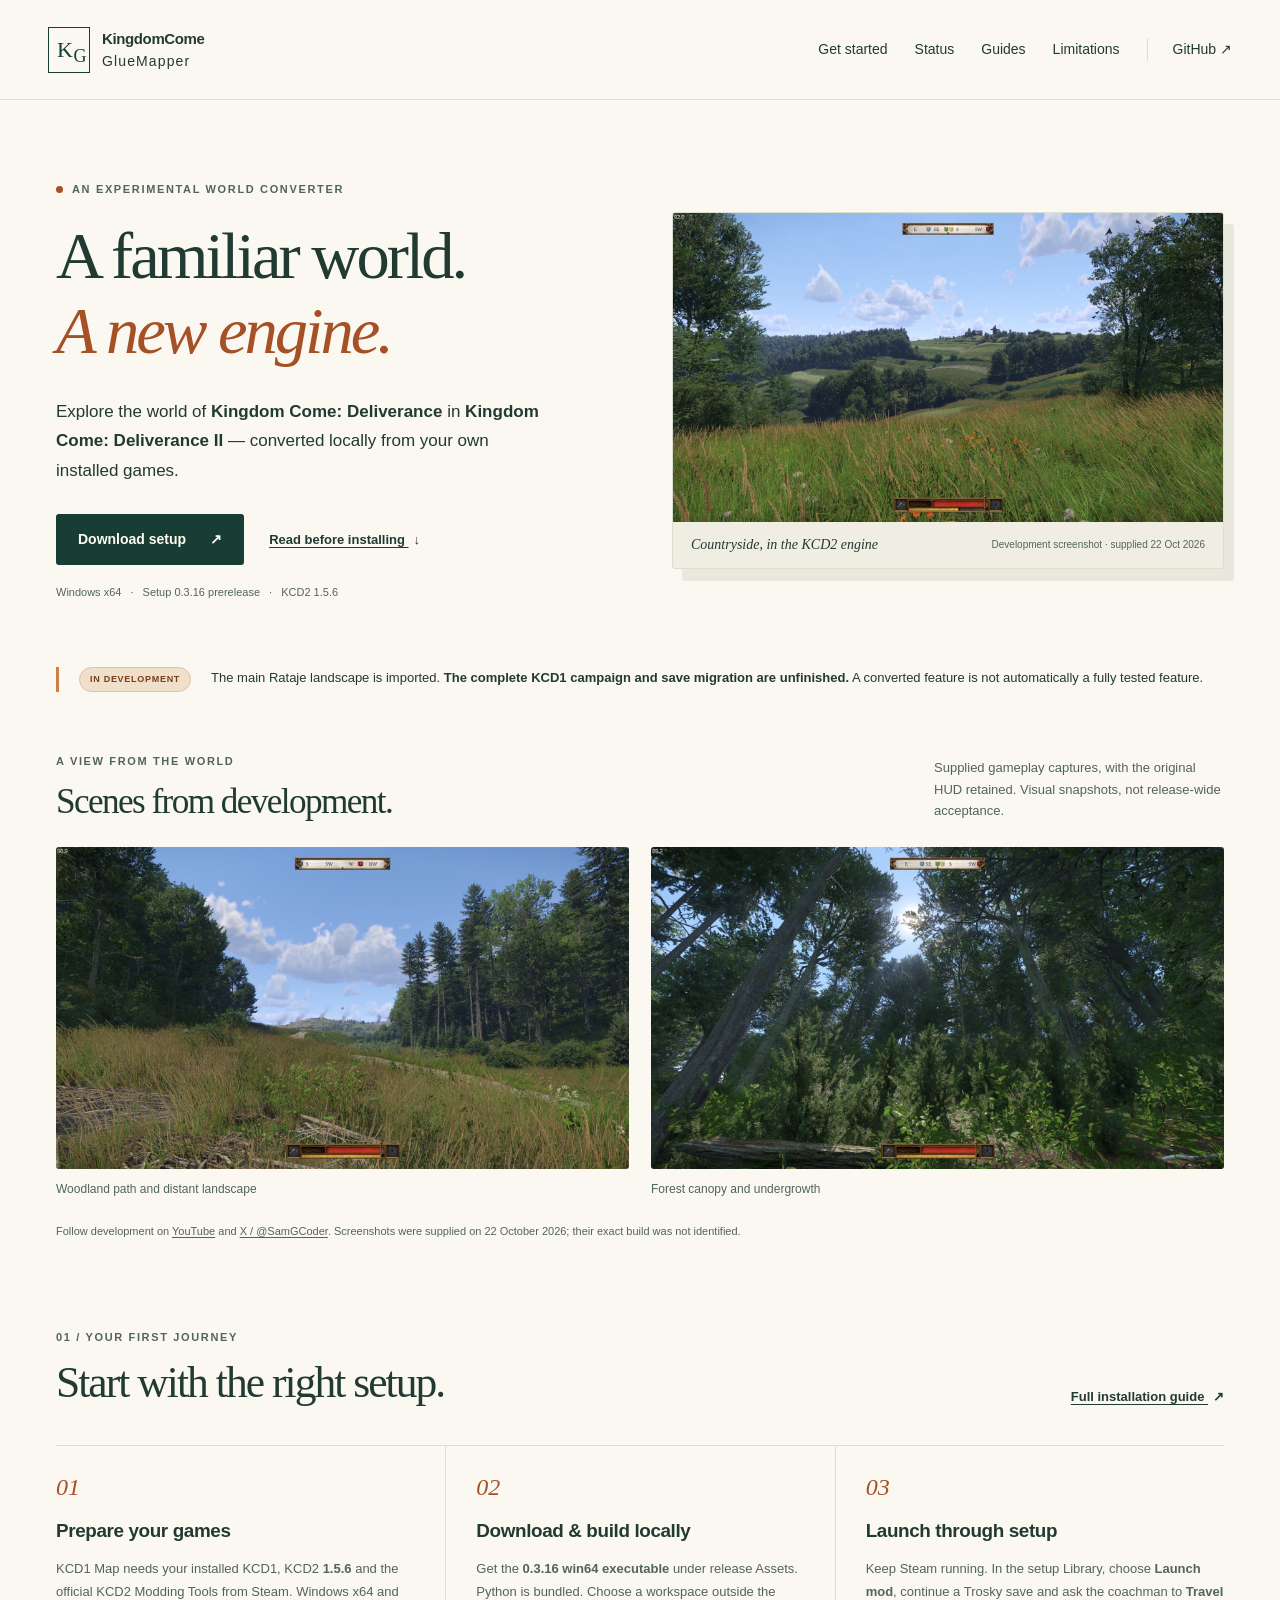
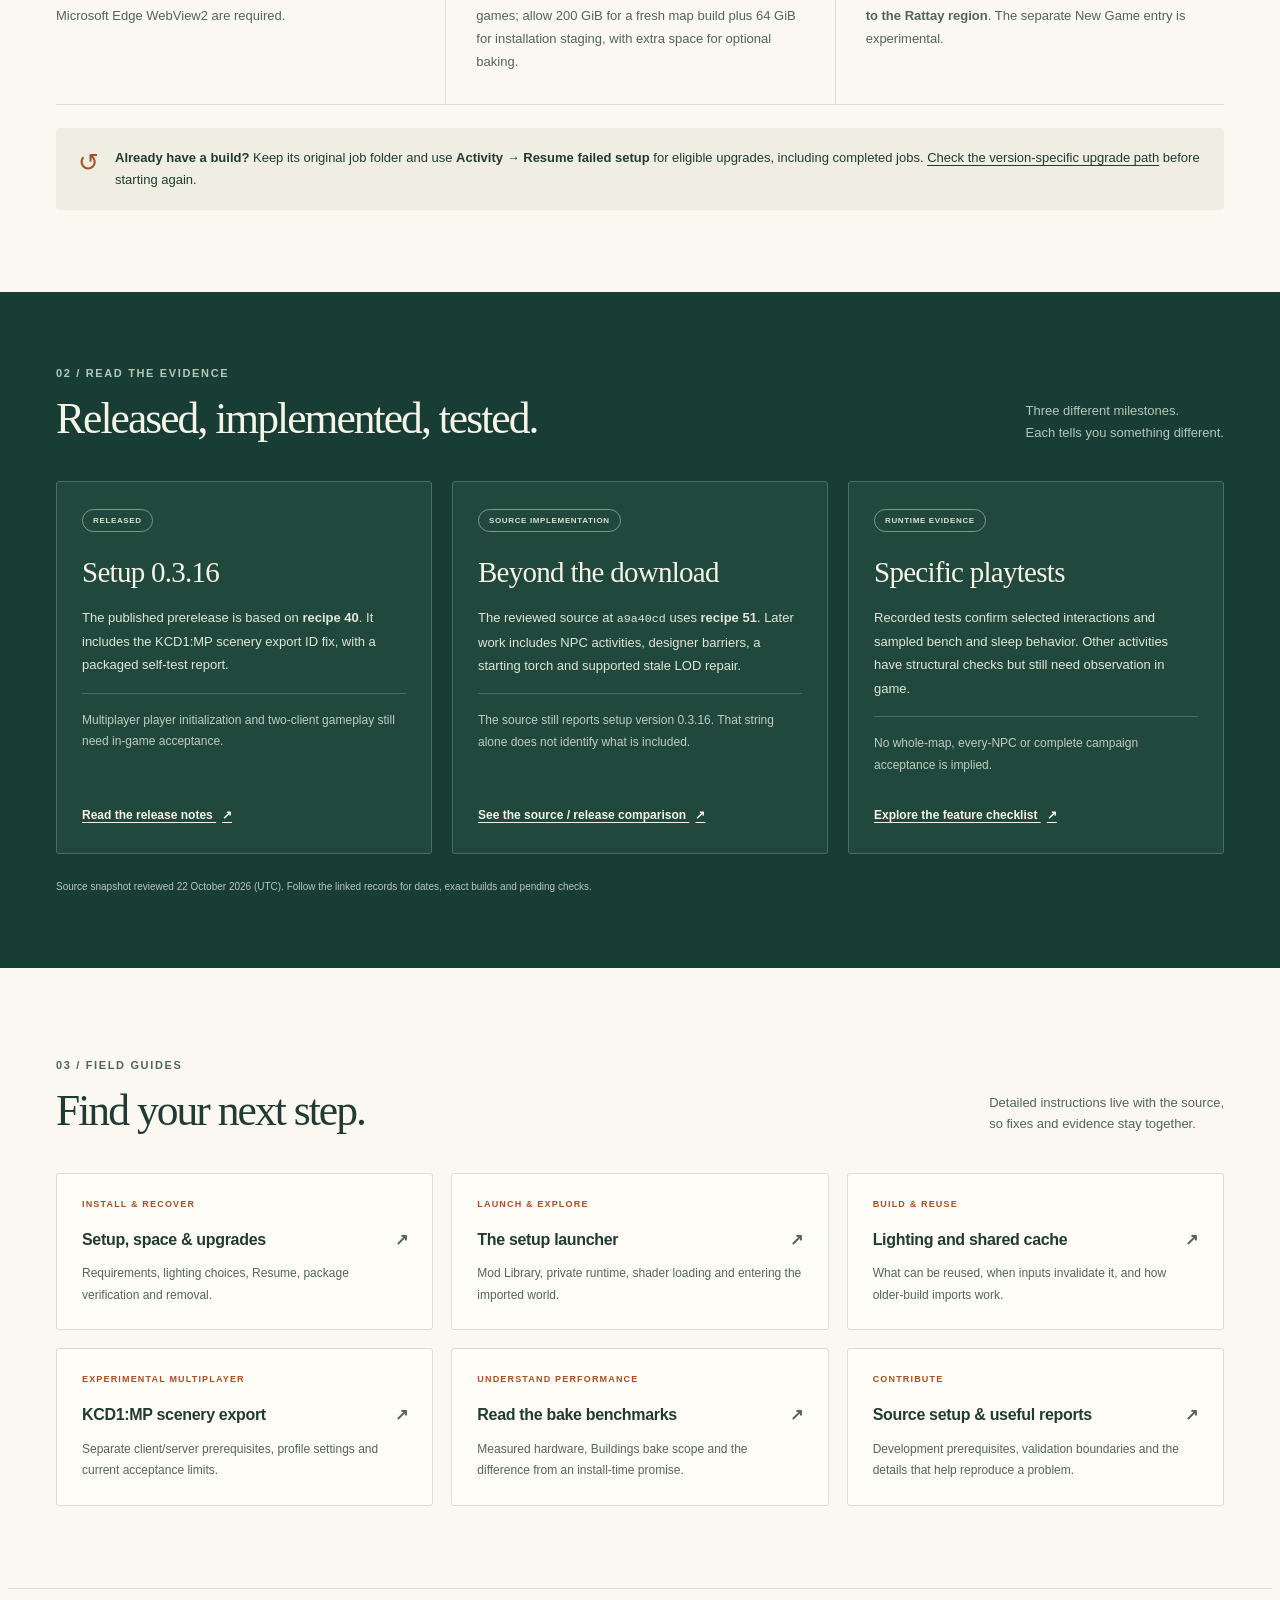
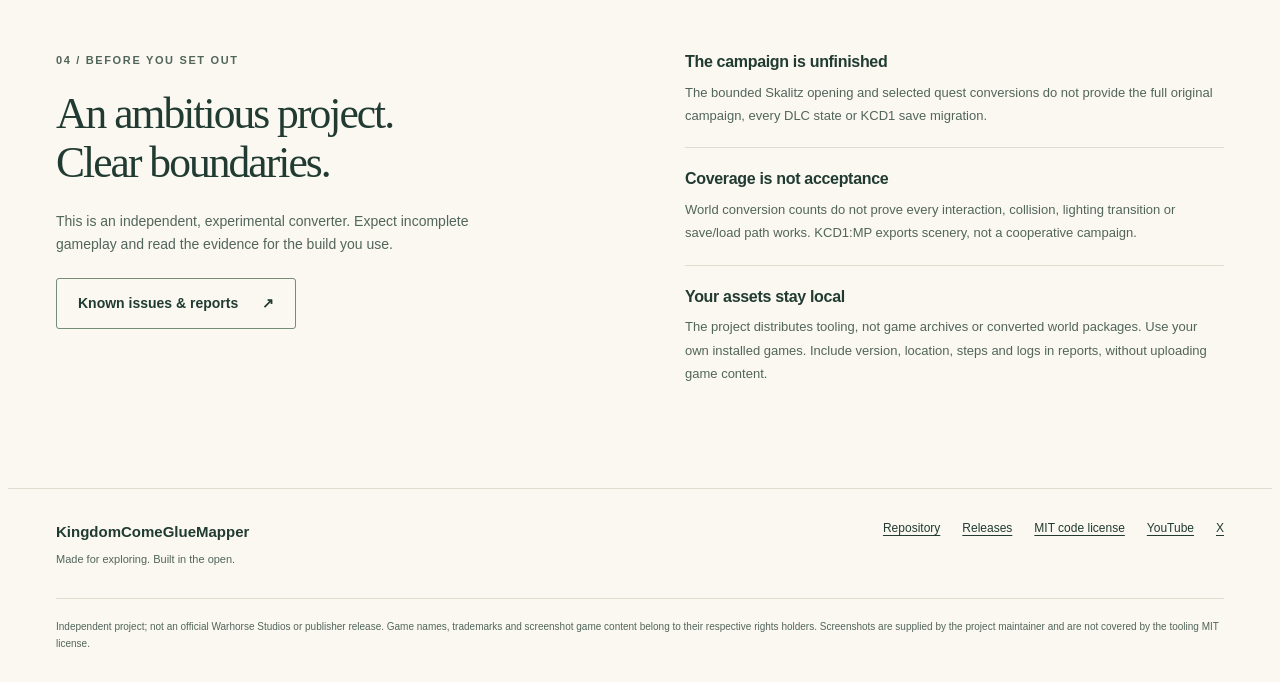
<file: index.html>
<!doctype html>
<html lang="en">
<head>
  <meta charset="utf-8">
  <meta name="viewport" content="width=device-width, initial-scale=1">
  <meta name="description" content="Explore Kingdom Come: Deliverance's world in Kingdom Come: Deliverance II. Experimental converter setup, feature status, tutorials and validation boundaries.">
  <meta name="theme-color" content="#183d34">
  <title>KingdomComeGlueMapper — A familiar world, a new engine</title>
  <link rel="stylesheet" href="styles.css">
  <link rel="icon" href="favicon.svg" type="image/svg+xml">
</head>
<body>
  <a class="skip" href="#main">Skip to content</a>
  <header class="site-header">
    <a class="brand" href="#overview" aria-label="KingdomComeGlueMapper home"><span class="brand-mark" aria-hidden="true">K<span>G</span></span><span>KingdomCome<span class="brand-sub">GlueMapper</span></span></a>
    <nav aria-label="Main navigation">
      <a href="#start">Get started</a><a href="#features">Status</a><a href="#guides">Guides</a><a href="#limits">Limitations</a>
      <a class="nav-repo" href="https://github.com/SamG-Coder/KingdomComeGlueMapper">GitHub <span aria-hidden="true">↗</span></a>
    </nav>
  </header>

  <main id="main">
    <section class="hero section-shell" id="overview" aria-labelledby="hero-title">
      <div class="hero-copy">
        <p class="eyebrow"><span class="status-dot"></span> An experimental world converter</p>
        <h1 id="hero-title">A familiar world.<br><em>A new engine.</em></h1>
        <p class="hero-description">Explore the world of <strong>Kingdom Come: Deliverance</strong> in <strong>Kingdom Come: Deliverance II</strong> — converted locally from your own installed games.</p>
        <div class="actions"><a class="button button-primary" href="https://github.com/SamG-Coder/KingdomComeGlueMapper/releases/tag/v0.3.16">Download setup <span aria-hidden="true">↗</span></a><a class="text-link" href="#start">Read before installing <span aria-hidden="true">↓</span></a></div>
        <p class="hero-note">Windows x64 <span aria-hidden="true">·</span> Setup 0.3.16 prerelease <span aria-hidden="true">·</span> KCD2 1.5.6</p>
      </div>
      <figure class="screenshot-panel">
        <img src="assets/countryside-2026-10.jpg" width="1600" height="900" fetchpriority="high" alt="In-game view across grassy hills and trees toward a distant windmill, with the game HUD visible.">
        <figcaption><span>Countryside, in the KCD2 engine</span><span>Development screenshot · supplied 22 Oct 2026</span></figcaption>
      </figure>
    </section>

    <aside class="scope-note section-shell" aria-label="Project scope"><span class="pill">In development</span><p>The main Rataje landscape is imported. <strong>The complete KCD1 campaign and save migration are unfinished.</strong> A converted feature is not automatically a fully tested feature.</p></aside>

    <section class="section-shell gallery-section" aria-labelledby="gallery-title">
      <div class="section-heading"><div><p class="eyebrow">A view from the world</p><h2 id="gallery-title">Scenes from development.</h2></div><p class="section-intro">Supplied gameplay captures, with the original HUD retained. Visual snapshots, not release-wide acceptance.</p></div>
      <div class="gallery-grid">
        <figure><a href="assets/woodland-path-2026-10.jpg"><img src="assets/woodland-path-2026-10.jpg" width="1600" height="900" loading="lazy" alt="A grassy woodland path between trees, with distant hills and smoke on the horizon."></a><figcaption>Woodland path and distant landscape</figcaption></figure>
        <figure><a href="assets/forest-canopy-2026-10.jpg"><img src="assets/forest-canopy-2026-10.jpg" width="1600" height="900" loading="lazy" alt="Sunlight through a dense tree canopy above shrubs and a fallen trunk."></a><figcaption>Forest canopy and undergrowth</figcaption></figure>
      </div>
      <p class="gallery-note">Follow development on <a href="https://www.youtube.com/@SamGCoder">YouTube</a> and <a href="https://x.com/SamGCoder">X / @SamGCoder</a>. Screenshots were supplied on 22 October 2026; their exact build was not identified.</p>
    </section>
    <section class="section-shell content-section" id="start" aria-labelledby="start-title">
      <div class="section-heading"><div><p class="eyebrow">01 / Your first journey</p><h2 id="start-title">Start with the right setup.</h2></div><a class="text-link" href="https://github.com/SamG-Coder/KingdomComeGlueMapper/blob/main/docs/windows-setup.md">Full installation guide <span aria-hidden="true">↗</span></a></div>
      <div class="steps">
        <article class="step"><span class="step-number">01</span><h3>Prepare your games</h3><p>KCD1 Map needs your installed KCD1, KCD2 <strong>1.5.6</strong> and the official KCD2 Modding Tools from Steam. Windows x64 and Microsoft Edge WebView2 are required.</p></article>
        <article class="step"><span class="step-number">02</span><h3>Download &amp; build locally</h3><p>Get the <strong>0.3.16 win64 executable</strong> under release Assets. Python is bundled. Choose a workspace outside the games; allow 200 GiB for a fresh map build plus 64 GiB for installation staging, with extra space for optional baking.</p></article>
        <article class="step"><span class="step-number">03</span><h3>Launch through setup</h3><p>Keep Steam running. In the setup Library, choose <strong>Launch mod</strong>, continue a Trosky save and ask the coachman to <strong>Travel to the Rattay region</strong>. The separate New Game entry is experimental.</p></article>
      </div>
      <div class="resume-note"><span aria-hidden="true">↺</span><p><strong>Already have a build?</strong> Keep its original job folder and use <strong>Activity → Resume failed setup</strong> for eligible upgrades, including completed jobs. <a href="https://github.com/SamG-Coder/KingdomComeGlueMapper/blob/main/docs/windows-setup.md#continue-a-failed-setup">Check the version-specific upgrade path</a> before starting again.</p></div>
    </section>

    <section class="status-section" id="features" aria-labelledby="status-title"><div class="section-shell">
      <div class="section-heading"><div><p class="eyebrow">02 / Read the evidence</p><h2 id="status-title">Released, implemented, tested.</h2></div><p class="section-intro">Three different milestones.<br>Each tells you something different.</p></div>
      <div class="status-grid">
        <article class="status-card"><span class="pill pill-light">Released</span><h3>Setup 0.3.16</h3><p>The published prerelease is based on <strong>recipe 40</strong>. It includes the KCD1:MP scenery export ID fix, with a packaged self-test report.</p><p class="card-note">Multiplayer player initialization and two-client gameplay still need in-game acceptance.</p><a href="https://github.com/SamG-Coder/KingdomComeGlueMapper/releases/tag/v0.3.16">Read the release notes <span aria-hidden="true">↗</span></a></article>
        <article class="status-card"><span class="pill pill-light">Source implementation</span><h3>Beyond the download</h3><p>The reviewed source at <code>a9a40cd</code> uses <strong>recipe 51</strong>. Later work includes NPC activities, designer barriers, a starting torch and supported stale LOD repair.</p><p class="card-note">The source still reports setup version 0.3.16. That string alone does not identify what is included.</p><a href="https://github.com/SamG-Coder/KingdomComeGlueMapper/blob/main/docs/status.md">See the source / release comparison <span aria-hidden="true">↗</span></a></article>
        <article class="status-card"><span class="pill pill-light">Runtime evidence</span><h3>Specific playtests</h3><p>Recorded tests confirm selected interactions and sampled bench and sleep behavior. Other activities have structural checks but still need observation in game.</p><p class="card-note">No whole-map, every-NPC or complete campaign acceptance is implied.</p><a href="https://github.com/SamG-Coder/KingdomComeGlueMapper#feature-checklist">Explore the feature checklist <span aria-hidden="true">↗</span></a></article>
      </div>
      <p class="status-footnote">Source snapshot reviewed 22 October 2026 (UTC). Follow the linked records for dates, exact builds and pending checks.</p>
    </div></section>

    <section class="section-shell content-section" id="guides" aria-labelledby="guides-title">
      <div class="section-heading"><div><p class="eyebrow">03 / Field guides</p><h2 id="guides-title">Find your next step.</h2></div><p class="section-intro">Detailed instructions live with the source,<br>so fixes and evidence stay together.</p></div>
      <div class="guide-grid">
        <a class="guide" href="https://github.com/SamG-Coder/KingdomComeGlueMapper/blob/main/docs/windows-setup.md"><span class="guide-category">Install &amp; recover</span><h3>Setup, space &amp; upgrades <span aria-hidden="true">↗</span></h3><p>Requirements, lighting choices, Resume, package verification and removal.</p></a>
        <a class="guide" href="https://github.com/SamG-Coder/KingdomComeGlueMapper/blob/main/docs/setup-launcher.md"><span class="guide-category">Launch &amp; explore</span><h3>The setup launcher <span aria-hidden="true">↗</span></h3><p>Mod Library, private runtime, shader loading and entering the imported world.</p></a>
        <a class="guide" href="https://github.com/SamG-Coder/KingdomComeGlueMapper/blob/main/docs/windows-setup.md#shared-build-cache-current-source"><span class="guide-category">Build &amp; reuse</span><h3>Lighting and shared cache <span aria-hidden="true">↗</span></h3><p>What can be reused, when inputs invalidate it, and how older-build imports work.</p></a>
        <a class="guide" href="https://github.com/SamG-Coder/KingdomComeGlueMapper/blob/main/docs/kcd1-mp-setup.md"><span class="guide-category">Experimental multiplayer</span><h3>KCD1:MP scenery export <span aria-hidden="true">↗</span></h3><p>Separate client/server prerequisites, profile settings and current acceptance limits.</p></a>
        <a class="guide" href="https://github.com/SamG-Coder/KingdomComeGlueMapper/blob/main/docs/status.md#performance-evidence"><span class="guide-category">Understand performance</span><h3>Read the bake benchmarks <span aria-hidden="true">↗</span></h3><p>Measured hardware, Buildings bake scope and the difference from an install-time promise.</p></a>
        <a class="guide" href="https://github.com/SamG-Coder/KingdomComeGlueMapper/blob/main/CONTRIBUTING.md"><span class="guide-category">Contribute</span><h3>Source setup &amp; useful reports <span aria-hidden="true">↗</span></h3><p>Development prerequisites, validation boundaries and the details that help reproduce a problem.</p></a>
      </div>
    </section>

    <section class="section-shell limitations content-section" id="limits" aria-labelledby="limits-title">
      <div><p class="eyebrow">04 / Before you set out</p><h2 id="limits-title">An ambitious project.<br>Clear boundaries.</h2><p class="limits-intro">This is an independent, experimental converter. Expect incomplete gameplay and read the evidence for the build you use.</p><a class="button button-outline" href="https://github.com/SamG-Coder/KingdomComeGlueMapper/issues">Known issues &amp; reports <span aria-hidden="true">↗</span></a></div>
      <div class="limits-list"><article><h3>The campaign is unfinished</h3><p>The bounded Skalitz opening and selected quest conversions do not provide the full original campaign, every DLC state or KCD1 save migration.</p></article><article><h3>Coverage is not acceptance</h3><p>World conversion counts do not prove every interaction, collision, lighting transition or save/load path works. KCD1:MP exports scenery, not a cooperative campaign.</p></article><article><h3>Your assets stay local</h3><p>The project distributes tooling, not game archives or converted world packages. Use your own installed games. Include version, location, steps and logs in reports, without uploading game content.</p></article></div>
    </section>
  </main>

  <footer class="site-footer section-shell"><div><a class="footer-title" href="#overview">KingdomComeGlueMapper</a><p>Made for exploring. Built in the open.</p></div><div class="footer-links"><a href="https://github.com/SamG-Coder/KingdomComeGlueMapper">Repository</a><a href="https://github.com/SamG-Coder/KingdomComeGlueMapper/releases">Releases</a><a href="https://github.com/SamG-Coder/KingdomComeGlueMapper/blob/main/LICENSE">MIT code license</a><a href="https://www.youtube.com/@SamGCoder">YouTube</a><a href="https://x.com/SamGCoder">X</a></div><p class="legal">Independent project; not an official Warhorse Studios or publisher release. Game names, trademarks and screenshot game content belong to their respective rights holders. Screenshots are supplied by the project maintainer and are not covered by the tooling MIT license.</p></footer>
</body>
</html>
</file>
<file: styles.css>
:root{--paper:#faf8f0;--ink:#213b32;--muted:#52655b;--green:#183d34;--accent:#a65025;--line:#dcded0;--soft:#f0eee3;--white:#fffdf7;color-scheme:light;font-family:Inter,Segoe UI,Arial,sans-serif;font-size:16px;line-height:1.65;color:var(--ink);background:var(--paper)}
*{box-sizing:border-box}html{scroll-behavior:smooth;scroll-padding-top:6rem}body{margin:0}a{color:inherit;text-underline-offset:.22em}a:hover{text-decoration-thickness:2px}a:focus-visible{outline:3px solid #bd6b36;outline-offset:5px;border-radius:2px}p{margin:0 0 1rem}h1,h2,h3{margin:0;line-height:1.13}h1,h2{font-family:Georgia,Times New Roman,serif;font-weight:400;letter-spacing:-.045em}h1{font-size:clamp(3rem,5.2vw,5.1rem)}h2{font-size:clamp(2.2rem,3.4vw,3.3rem)}h3{font-size:1.18rem;line-height:1.35;letter-spacing:-.02em}strong{font-weight:600}code{font-size:.9em}.section-shell{max-width:1264px;margin-inline:auto;padding-inline:48px}.skip{position:absolute;left:1rem;top:-5rem;z-index:10;padding:10px 18px;background:var(--white)}.skip:focus{top:1rem}.site-header{max-width:1360px;min-height:100px;margin:auto;padding:20px 48px;display:flex;align-items:center;justify-content:space-between;gap:24px;border-bottom:1px solid var(--line)}.brand{display:flex;align-items:center;gap:12px;font-size:15px;font-weight:650;line-height:1.2;text-decoration:none;letter-spacing:-.025em}.brand-sub{display:block;font-weight:400;font-size:14px;letter-spacing:.08em;margin-top:5px}.brand-mark{display:grid;grid-template-columns:1fr 1fr;align-items:center;gap:1px;border:1px solid var(--green);width:42px;height:46px;padding:8px;font:22px Georgia,serif;color:var(--green)}.brand-mark span{transform:translateY(7px);font-size:18px}.site-header nav{display:flex;align-items:center;gap:27px;font-size:14px}.site-header nav a{text-decoration:none}.site-header nav a:hover{text-decoration:underline}.nav-repo{border-left:1px solid var(--line);padding-left:25px}.hero{display:grid;grid-template-columns:1.04fr 1fr;gap:42px;align-items:center;padding-top:80px;padding-bottom:66px}.eyebrow{font-size:11px;letter-spacing:.15em;text-transform:uppercase;font-weight:700;color:var(--muted);margin-bottom:20px;display:flex;align-items:center;gap:9px}.status-dot{width:7px;height:7px;background:var(--accent);border-radius:50%;display:inline-block}.hero h1 em{font-style:italic;color:var(--accent)}.hero-description{font-size:17px;line-height:1.75;max-width:490px;margin:28px 0}.actions{display:flex;align-items:center;gap:25px;flex-wrap:wrap}.button{display:inline-flex;align-items:center;justify-content:center;gap:24px;padding:13px 21px;text-decoration:none;font-size:14px;font-weight:600;border:1px solid transparent;border-radius:3px;transition:background-color .15s}.button-primary{color:#fffdf2;background:var(--green)}.button-primary:hover{background:#2b5446}.text-link{font-size:13px;font-weight:600}.text-link span{display:inline-block;margin-left:5px}.hero-note{font-size:11px;color:var(--muted);margin:18px 0 0}.hero-note span{margin:0 6px}.map-panel{background:#eeefda;border:1px solid #cfd5bc;box-shadow:12px 14px 0 #e9e8dc;border-radius:2px;overflow:hidden;transform:rotate(-1deg)}.map-heading,.map-caption{display:flex;justify-content:space-between;gap:12px;padding:16px 19px;align-items:center}.map-heading{font:italic 17px Georgia,serif;border-bottom:1px solid #ccd3b9}.map-index{font:9px Segoe UI,Arial,sans-serif;letter-spacing:.12em;text-transform:uppercase;color:var(--muted)}.map-art{display:block;width:100%;height:auto}.map-caption{border-top:1px solid #ccd3b9;font-size:10px;color:#52614f;flex-wrap:wrap}.map-caption span:first-child{font-size:12px;font-style:italic;font-family:Georgia,serif}.scope-note{display:flex;align-items:flex-start;gap:20px}.scope-note p{font-size:13px;margin:0;line-height:1.75}.scope-note:before{content:'';display:block;align-self:stretch;width:3px;flex-shrink:0;background:#c98149}.pill{display:inline-block;flex-shrink:0;white-space:nowrap;font-size:9px;font-weight:700;letter-spacing:.08em;text-transform:uppercase;color:#774016;background:#f0dfcb;border:1px solid #ddc3a4;border-radius:20px;padding:4px 10px}.content-section{padding-top:88px;padding-bottom:82px}.section-heading{display:flex;align-items:flex-end;justify-content:space-between;gap:35px;margin-bottom:38px}.section-heading .eyebrow{margin-bottom:12px}.section-intro{margin:0;font-size:13px;line-height:1.65;color:var(--muted);max-width:290px}.steps{display:grid;grid-template-columns:repeat(3,1fr);border-top:1px solid var(--line);border-bottom:1px solid var(--line)}.step{padding:28px 30px 30px 0}.step+.step{border-left:1px solid var(--line);padding-left:30px}.step:last-child{padding-right:0}.step-number{display:block;color:var(--accent);font:italic 24px Georgia,serif;margin-bottom:17px}.step h3{margin-bottom:13px}.step p{font-size:13px;line-height:1.8;color:var(--muted);margin:0}.resume-note{display:flex;align-items:flex-start;gap:16px;margin-top:23px;padding:19px 22px;background:var(--soft);border-radius:3px}.resume-note>span{font-size:25px;line-height:1.2;color:var(--accent)}.resume-note p{font-size:13px;line-height:1.7;margin:0}.status-section{background:var(--green);color:#f6f3e7;padding-block:72px}.status-section .eyebrow,.status-section .section-intro{color:#b5c7b8}.status-grid{display:grid;grid-template-columns:repeat(3,1fr);gap:20px}.status-card{display:flex;flex-direction:column;align-items:flex-start;border:1px solid #4b6c5e;background:#21483c;padding:27px 25px;border-radius:3px}.pill-light{background:transparent;border-color:#7d9787;color:#d6e0ce;font-size:8px}.status-card h3{font:29px Georgia,serif;margin:24px 0 17px;letter-spacing:-.025em}.status-card p{font-size:13px;line-height:1.8;color:#e0e6d9}.status-card .card-note{font-size:12px;color:#bdcdbf;border-top:1px solid #4b6c5e;padding-top:16px}.status-card a{margin-top:auto;padding-top:14px;font-size:12px;font-weight:600}.status-card a span{margin-left:6px}.status-footnote{font-size:10px;margin:25px 0 0;color:#b5c7b8}.guide-grid{display:grid;grid-template-columns:repeat(3,1fr);gap:18px}.guide{display:block;text-decoration:none;border:1px solid var(--line);border-radius:3px;background:var(--white);padding:23px 25px;transition:border-color .15s,background-color .15s}.guide:hover{border-color:#8a9b86;background:#f4f3e8}.guide-category{display:block;font-size:9px;letter-spacing:.13em;text-transform:uppercase;color:var(--accent);font-weight:700;margin-bottom:17px}.guide h3{font-size:16px;margin-bottom:13px}.guide h3 span{float:right;margin-left:8px;color:var(--muted)}.guide p{font-size:12px;line-height:1.8;color:var(--muted);margin:0}.limitations{border-top:1px solid var(--line);display:grid;grid-template-columns:1fr 1fr;gap:90px;padding-top:62px}.limits-intro{font-size:14px;color:var(--muted);max-width:420px;margin:22px 0}.button-outline{border-color:#758c77;background:transparent}.button-outline:hover{background:var(--soft)}.limits-list article+article{border-top:1px solid var(--line);padding-top:20px}.limits-list h3{font-size:16px;margin-bottom:8px}.limits-list p{font-size:13px;color:var(--muted);line-height:1.8;margin-bottom:20px}.site-footer{border-top:1px solid var(--line);padding-top:30px;padding-bottom:30px;display:flex;flex-wrap:wrap;justify-content:space-between;gap:25px}.footer-title{font-size:15px;font-weight:650;text-decoration:none}.site-footer p{font-size:11px;margin:5px 0 0;color:var(--muted)}.footer-links{display:flex;align-items:flex-start;gap:22px;font-size:12px}.site-footer .legal{flex-basis:100%;font-size:10px;border-top:1px solid var(--line);padding-top:20px}
@media(min-width:1500px){.hero{padding-top:100px;padding-bottom:80px}}
@media(max-width:1050px){.section-shell{padding-inline:30px}.site-header{padding-inline:30px}.site-header nav{gap:17px}.hero{gap:30px}.actions{gap:16px}.map-index{display:none}.status-grid,.guide-grid{gap:14px}.status-card{padding:23px 19px}.status-card h3{font-size:25px}.limitations{gap:48px}.step{padding-right:23px}.step+.step{padding-left:23px}}
@media(max-width:760px){html{scroll-padding-top:1rem}.section-shell{padding-inline:24px}.site-header{padding:20px 24px;align-items:flex-start;gap:20px;flex-wrap:wrap}.site-header nav{flex-basis:100%;justify-content:space-between;gap:10px;font-size:12px}.nav-repo{padding-left:12px}.hero{grid-template-columns:1fr;padding-top:45px;padding-bottom:43px;gap:35px}.hero-copy{max-width:600px}h1{font-size:clamp(3.2rem,8vw,4.4rem)}.hero-description{font-size:16px;margin:22px 0}.hero-note{font-size:10px}.map-panel{max-width:560px;margin:0 8px 0 0;box-shadow:7px 8px 0 #e9e8dc;transform:none}.map-art{max-height:300px}.scope-note{gap:12px;flex-wrap:wrap}.scope-note:before{display:none}.scope-note p{font-size:12px}.content-section{padding-top:57px;padding-bottom:54px}.section-heading{display:block;margin-bottom:27px}.section-heading>.text-link{display:inline-block;margin-top:17px}.section-heading .section-intro{margin-top:15px}.steps{grid-template-columns:1fr}.step,.step+.step{padding:24px 0;border-left:0}.step+.step{border-top:1px solid var(--line)}.step-number{float:left;margin-right:18px;min-width:27px}.step h3{padding-top:3px;margin-bottom:15px}.step p{clear:both}.status-section{padding-block:50px}.status-grid{grid-template-columns:1fr;gap:16px}.status-card{padding:25px}.status-card h3{margin:18px 0 15px;font-size:29px}.status-card p{font-size:14px}.status-card .card-note{font-size:13px}.status-card a{font-size:13px;padding-top:5px}.status-footnote{font-size:11px}.guide-grid{grid-template-columns:1fr 1fr}.guide{padding:20px}.guide h3{font-size:16px}.guide h3 span{float:none}.guide p{font-size:13px}.limitations{grid-template-columns:1fr;gap:38px}.limits-list p{font-size:14px}.site-footer{padding-block:27px;gap:20px}.legal{line-height:1.8}}
@media(max-width:430px){.site-header nav{font-size:11px;gap:8px}.nav-repo{padding-left:8px}.guide-grid{grid-template-columns:1fr}.hero-note span{margin:0 3px}.hero-note{line-height:1.9}.actions{gap:19px}.map-heading{padding:13px 16px}.map-caption{padding:12px 16px}.footer-links{flex-wrap:wrap;gap:18px}.resume-note{padding:17px}.resume-note>span{display:none}}
@media(prefers-reduced-motion:reduce){html{scroll-behavior:auto}*{transition:none!important}}
.screenshot-panel{margin:0;background:var(--soft);border:1px solid var(--line);border-radius:3px;overflow:hidden;box-shadow:10px 12px 0 #e9e8dc}.screenshot-panel img{display:block;width:100%;height:auto}.screenshot-panel figcaption{padding:15px 18px;display:flex;flex-wrap:wrap;gap:5px 14px;justify-content:space-between;font-size:10px;color:var(--muted)}.screenshot-panel figcaption span:first-child{font:italic 14px Georgia,serif;color:var(--ink)}.gallery-section{padding-top:60px}.gallery-section .section-heading{margin-bottom:25px}.gallery-section h2{font-size:2.2rem}.gallery-grid{display:grid;grid-template-columns:1fr 1fr;gap:22px}.gallery-grid figure{margin:0}.gallery-grid img{display:block;width:100%;height:auto;border-radius:3px}.gallery-grid figcaption{font-size:12px;padding-top:11px;color:var(--muted)}.gallery-note{font-size:11px;color:var(--muted);margin:22px 0 0}.footer-links{flex-wrap:wrap}
@media(max-width:760px){.screenshot-panel{margin-right:7px;box-shadow:6px 7px 0 #e9e8dc}.gallery-section{padding-top:45px}.gallery-grid{grid-template-columns:1fr;gap:23px}.gallery-note{font-size:12px}}
</file>
